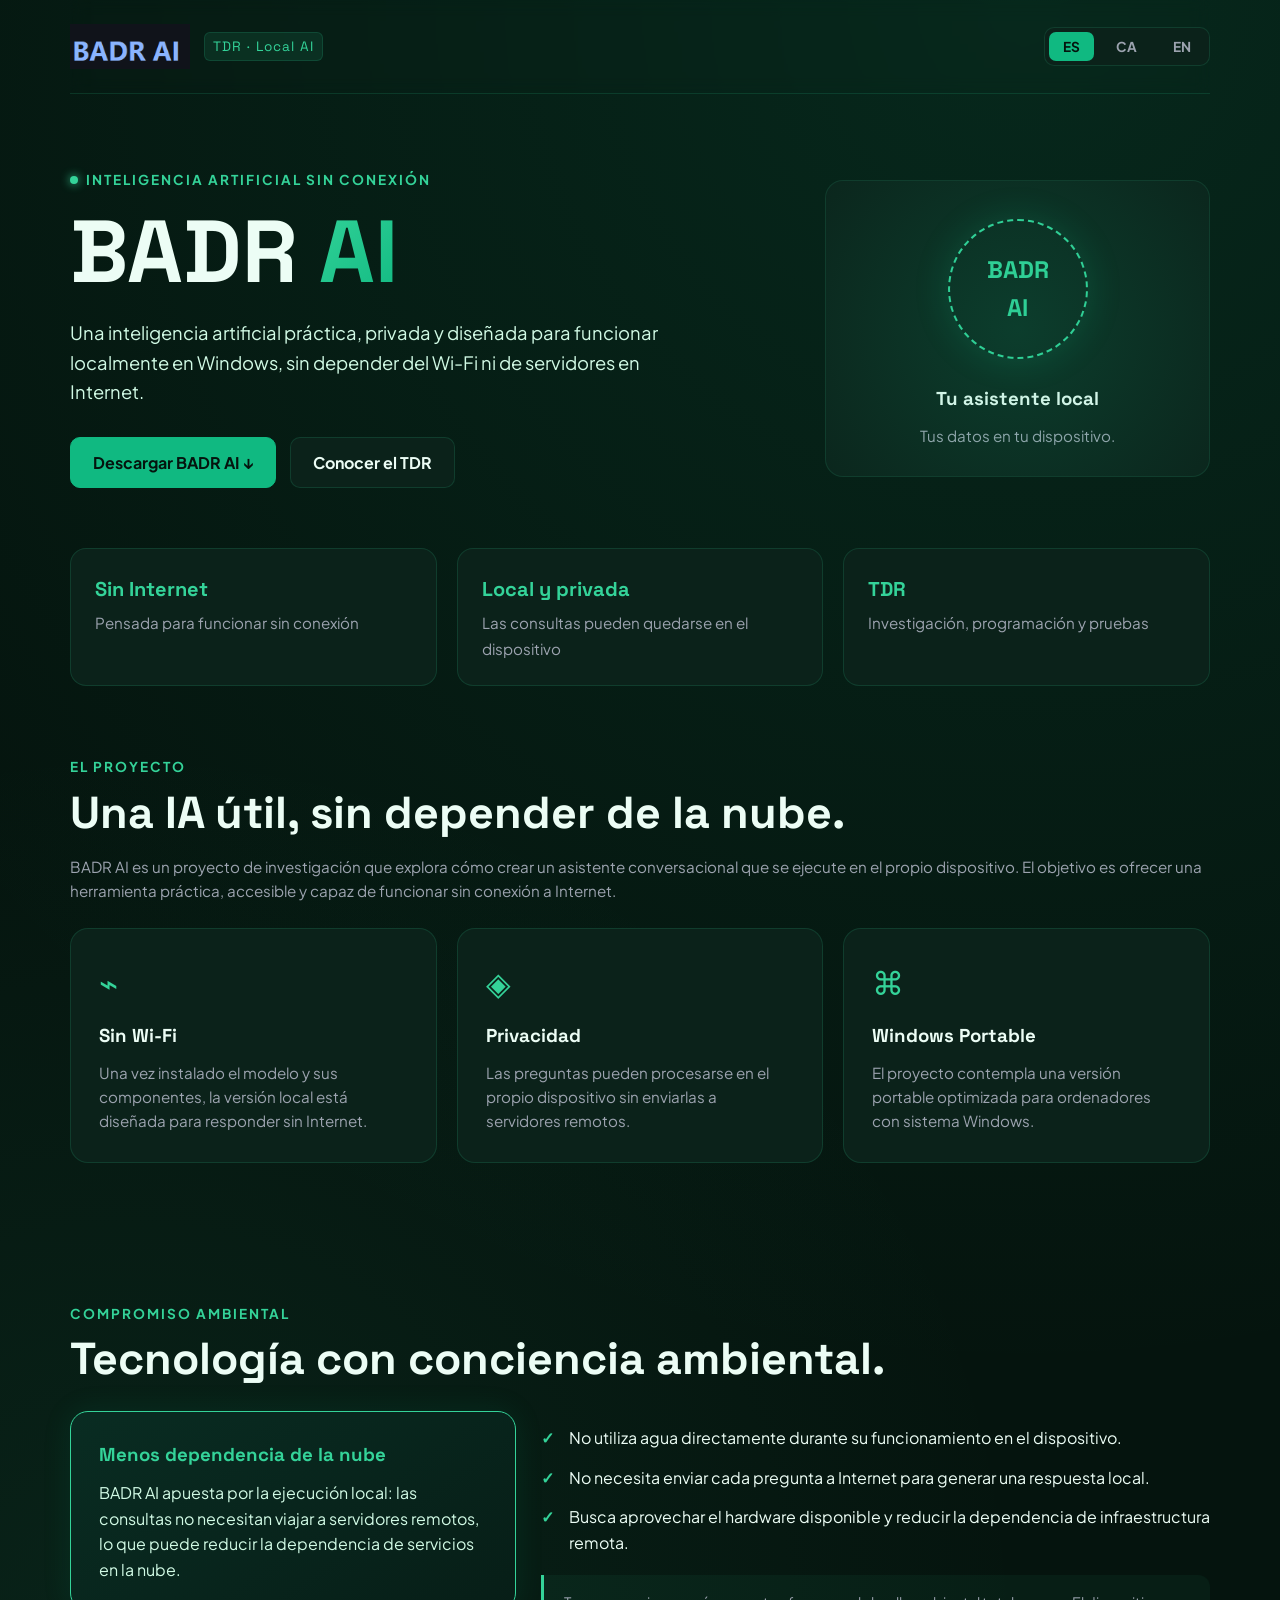
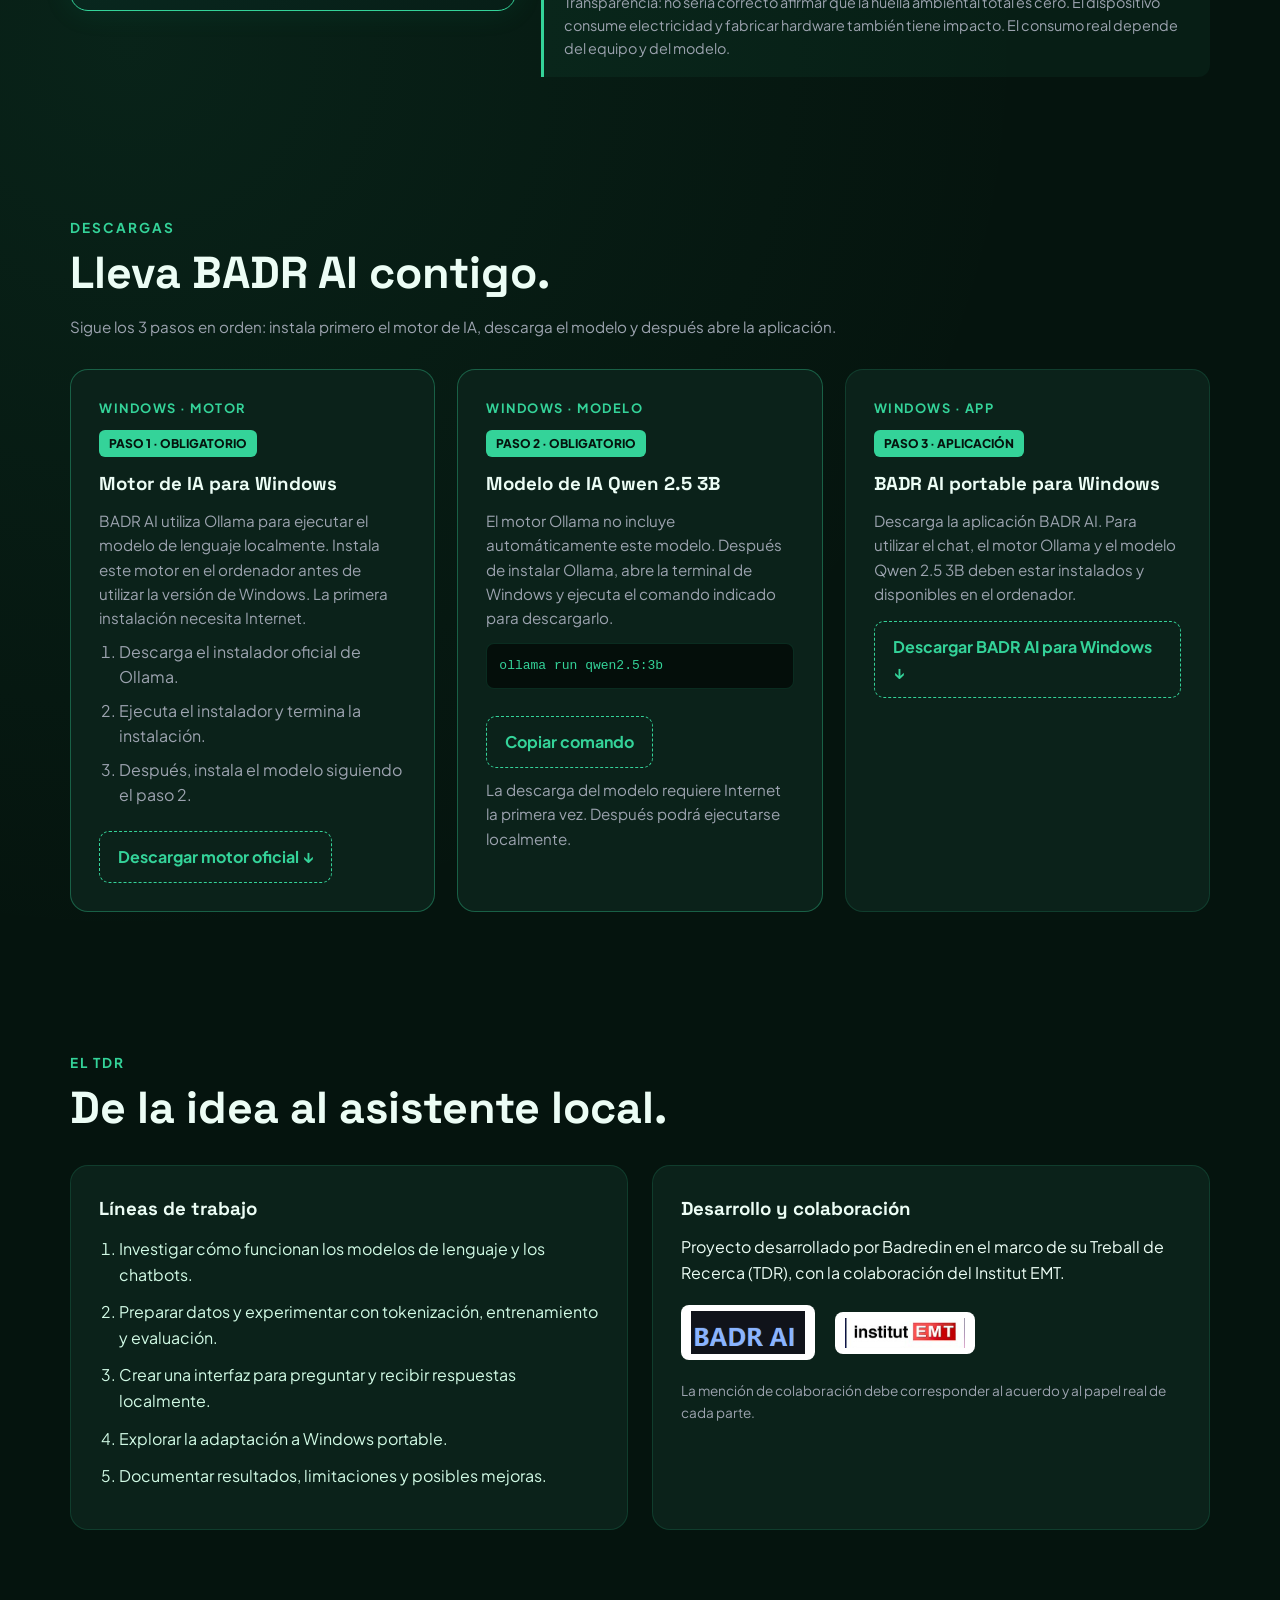
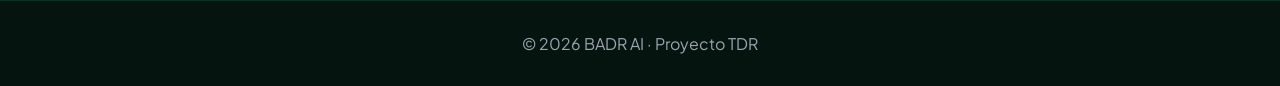
<file: index.html>
<!DOCTYPE html>
<html lang="es">
<head>
<meta charset="UTF-8">
<meta name="viewport" content="width=device-width, initial-scale=1.0">
<meta name="theme-color" content="#05140e">
<meta name="description" content="BADR AI: proyecto de inteligencia artificial local para Windows, diseñado para funcionar sin conexión a Internet.">
<title>BADR AI | Inteligencia artificial local</title>

<!-- Fonts -->
<link rel="preconnect" href="https://fonts.googleapis.com">
<link rel="preconnect" href="https://fonts.gstatic.com" crossorigin>
<link href="https://fonts.googleapis.com/css2?family=Plus+Jakarta+Sans:wght@400;600;700;800&family=Space+Grotesk:wght@500;700&display=swap" rel="stylesheet">

<style>
:root {
  --bg-dark: #05140e;
  --bg-card: #0b221a;
  --bg-card-hover: #102d23;
  --accent-green: #10b981;
  --accent-mint: #34d399;
  --accent-glow: rgba(16, 185, 129, 0.18);
  --border-color: rgba(52, 211, 153, 0.15);
  --border-hover: rgba(52, 211, 153, 0.4);
  --text-main: #ecfdf5;
  --text-muted: #9ca3af;
  --font-heading: 'Space Grotesk', sans-serif;
  --font-body: 'Plus Jakarta Sans', sans-serif;
}

* {
  box-sizing: border-box;
  margin: 0;
  padding: 0;
}

html {
  scroll-behavior: smooth;
}

body {
  background-color: var(--bg-dark);
  background-image: 
    radial-gradient(circle at 80% 0%, rgba(16, 185, 129, 0.12) 0%, transparent 40%),
    radial-gradient(circle at 10% 50%, rgba(52, 211, 153, 0.08) 0%, transparent 45%);
  color: var(--text-main);
  font-family: var(--font-body);
  line-height: 1.6;
}

.wrap {
  width: min(1140px, 92%);
  margin: auto;
}

/* HEADER */
header {
  display: flex;
  justify-content: space-between;
  align-items: center;
  padding: 24px 0;
  border-bottom: 1px solid var(--border-color);
  backdrop-filter: blur(8px);
}

.logo {
  display: flex;
  align-items: center;
  gap: 14px;
}

.logo img {
  max-width: 120px;
  max-height: 50px;
  object-fit: contain;
}

.logo-badge {
  color: var(--accent-mint);
  font-family: var(--font-heading);
  font-size: 0.85rem;
  letter-spacing: 1px;
  padding: 3px 8px;
  background: rgba(52, 211, 153, 0.1);
  border: 1px solid var(--border-color);
  border-radius: 6px;
}

.languages {
  display: flex;
  gap: 8px;
  background: var(--bg-card);
  padding: 4px;
  border-radius: 10px;
  border: 1px solid var(--border-color);
}

.languages button {
  padding: 6px 14px;
  border-radius: 7px;
  cursor: pointer;
  border: none;
  background: transparent;
  color: var(--text-muted);
  font-weight: 700;
  font-size: 0.85rem;
  transition: all 0.2s ease;
}

.languages button:hover {
  color: var(--text-main);
}

.languages button.active {
  background: var(--accent-green);
  color: #05140e;
}

/* BUTTONS */
button, .btn {
  display: inline-flex;
  align-items: center;
  gap: 8px;
  padding: 12px 22px;
  border-radius: 10px;
  cursor: pointer;
  border: 1px solid var(--border-color);
  background: var(--bg-card);
  color: var(--text-main);
  font-weight: 700;
  font-family: var(--font-body);
  text-decoration: none;
  transition: all 0.25s ease;
}

button:hover, .btn:hover {
  border-color: var(--accent-mint);
  transform: translateY(-2px);
  box-shadow: 0 4px 15px var(--accent-glow);
}

.btn.primary {
  background: var(--accent-green);
  color: #05140e;
  border-color: var(--accent-green);
}

.btn.primary:hover {
  background: var(--accent-mint);
  border-color: var(--accent-mint);
  color: #05140e;
}

/* HERO */
.hero {
  display: grid;
  grid-template-columns: 1.3fr 0.7fr;
  gap: 40px;
  align-items: center;
  padding: 75px 0 60px;
}

.eyebrow {
  color: var(--accent-mint);
  text-transform: uppercase;
  letter-spacing: 2px;
  font-size: 0.85rem;
  font-weight: 700;
  display: flex;
  align-items: center;
  gap: 8px;
  margin-bottom: 12px;
}

.eyebrow::before {
  content: '';
  display: inline-block;
  width: 8px;
  height: 8px;
  background: var(--accent-mint);
  border-radius: 50%;
  box-shadow: 0 0 10px var(--accent-mint);
}

h1 {
  font-family: var(--font-heading);
  font-size: clamp(3.2rem, 7vw, 5.5rem);
  line-height: 1.05;
  margin: 15px 0 20px;
}

h1 span {
  color: var(--accent-mint);
  background: linear-gradient(135deg, var(--accent-mint), var(--accent-green));
  -webkit-background-clip: text;
  -webkit-text-fill-color: transparent;
}

h2 {
  font-family: var(--font-heading);
  font-size: clamp(2rem, 4vw, 2.8rem);
  line-height: 1.2;
  margin-bottom: 15px;
}

h3 {
  font-family: var(--font-heading);
  margin-bottom: 10px;
}

.lead {
  font-size: 1.15rem;
  color: #d1fae5;
  max-width: 600px;
}

.actions {
  display: flex;
  gap: 14px;
  flex-wrap: wrap;
  margin-top: 30px;
}

.hero-card {
  background: var(--bg-card);
  border: 1px solid var(--border-color);
  border-radius: 20px;
  padding: 35px 25px;
  text-align: center;
  position: relative;
  overflow: hidden;
}

.hero-card::before {
  content: '';
  position: absolute;
  top: -50%;
  left: -50%;
  width: 200%;
  height: 200%;
  background: radial-gradient(circle, var(--accent-glow) 0%, transparent 60%);
  pointer-events: none;
}

.orbit {
  width: 140px;
  height: 140px;
  margin: 10px auto 25px;
  border: 2px dashed var(--accent-mint);
  border-radius: 50%;
  display: grid;
  place-items: center;
  color: var(--accent-mint);
  font-family: var(--font-heading);
  font-size: 1.5rem;
  font-weight: 700;
  box-shadow: 0 0 35px var(--accent-glow);
  animation: spin 25s linear infinite;
}

@keyframes spin {
  from { transform: rotate(0deg); }
  to { transform: rotate(360deg); }
}

/* CARDS & CONTAINERS */
.hero-card, .card, .download, .project-box {
  background: var(--bg-card);
  border: 1px solid var(--border-color);
  border-radius: 18px;
  padding: 28px;
  transition: border-color 0.3s ease, transform 0.3s ease;
}

.card:hover, .download:hover, .project-box:hover {
  border-color: var(--border-hover);
}

.stats, .cards {
  display: grid;
  grid-template-columns: repeat(3, 1fr);
  gap: 20px;
}

.stat {
  padding: 24px;
  background: var(--bg-card);
  border: 1px solid var(--border-color);
  border-radius: 16px;
}

.stat strong {
  display: block;
  color: var(--accent-mint);
  font-size: 1.25rem;
  font-family: var(--font-heading);
  margin-bottom: 5px;
}

.stat span, .muted, .card p, .download p {
  color: var(--text-muted);
  font-size: 0.95rem;
}

section {
  padding: 70px 0;
}

.kicker {
  color: var(--accent-mint);
  font-weight: 700;
  letter-spacing: 2px;
  text-transform: uppercase;
  font-size: 0.85rem;
  margin-bottom: 8px;
}

.icon {
  font-size: 2rem;
  color: var(--accent-mint);
  margin-bottom: 12px;
}

.eco {
  display: grid;
  grid-template-columns: 0.8fr 1.2fr;
  gap: 25px;
  align-items: start;
}

.eco-highlight {
  background: linear-gradient(145deg, #092c22, #071e17);
  border: 1px solid var(--accent-mint);
  border-radius: 18px;
  padding: 28px;
  box-shadow: 0 0 30px rgba(16, 185, 129, 0.1);
}

.eco-highlight h3 {
  color: var(--accent-mint);
}

.eco-highlight p {
  color: #d1fae5;
}

.eco-list {
  list-style: none;
  margin-bottom: 20px;
}

.eco-list li {
  margin: 14px 0;
  padding-left: 28px;
  position: relative;
  color: var(--text-main);
}

.eco-list li::before {
  content: '✓';
  position: absolute;
  left: 0;
  color: var(--accent-mint);
  font-weight: bold;
}

.note {
  padding: 16px 20px;
  border-left: 3px solid var(--accent-mint);
  background: rgba(52, 211, 153, 0.05);
  color: var(--text-muted);
  border-radius: 0 12px 12px 0;
  font-size: 0.9rem;
}

/* DOWNLOADS (3 PASOS WINDOWS) */
.downloads {
  display: grid;
  grid-template-columns: repeat(3, 1fr);
  gap: 22px;
  margin-top: 30px;
}

.download .platform {
  color: var(--accent-mint);
  font-weight: 700;
  letter-spacing: 1.5px;
  font-size: 0.8rem;
  margin-bottom: 10px;
}

.download-link {
  display: inline-block;
  padding: 12px 18px;
  border-radius: 10px;
  color: var(--accent-mint);
  border: 1px dashed var(--accent-mint);
  text-decoration: none;
  margin-top: 15px;
  font: inherit;
  font-weight: 700;
  cursor: pointer;
  background: transparent;
  transition: all 0.25s ease;
}

.download-link:hover {
  background: rgba(52, 211, 153, 0.12);
}

.download.required {
  border-color: rgba(52, 211, 153, 0.35);
}

.required-label {
  display: inline-block;
  color: #05140e;
  background: var(--accent-mint);
  padding: 4px 10px;
  border-radius: 6px;
  font-size: 0.75rem;
  font-weight: 800;
  margin-bottom: 12px;
}

code {
  display: block;
  background: #040e0a;
  padding: 12px;
  border-radius: 8px;
  border: 1px solid var(--border-color);
  color: var(--accent-mint);
  font-family: monospace;
  margin: 12px 0;
  word-break: break-all;
}

.install-steps {
  padding-left: 20px;
  color: var(--text-muted);
}

.install-steps li {
  margin: 8px 0;
}

/* PROJECT & FOOTER */
.project {
  display: grid;
  grid-template-columns: 1fr 1fr;
  gap: 24px;
  margin-top: 30px;
}

.steps {
  padding-left: 20px;
}

.steps li {
  margin: 12px 0;
  color: #d1fae5;
}

.partners {
  display: flex;
  align-items: center;
  gap: 20px;
  flex-wrap: wrap;
  margin: 20px 0;
}

.partners img {
  max-width: 140px;
  max-height: 55px;
  object-fit: contain;
  background: white;
  padding: 6px 10px;
  border-radius: 8px;
}

footer {
  border-top: 1px solid var(--border-color);
  padding: 30px 0;
  color: var(--text-muted);
  text-align: center;
}

a:focus-visible, button:focus-visible {
  outline: 2px solid var(--accent-mint);
  outline-offset: 4px;
}

/* RESPONSIVE */
@media(max-width: 950px) {
  .downloads {
    grid-template-columns: 1fr;
  }
}

@media(max-width: 850px) {
  .hero, .eco, .project {
    grid-template-columns: 1fr;
  }

  .stats, .cards {
    grid-template-columns: 1fr;
  }

  header {
    flex-direction: column;
    gap: 16px;
  }
}
</style>
</head>

<body>

<header class="wrap">
  <div class="logo">
    <img src="logo-badr.png" alt="BADR AI">
    <span class="logo-badge">TDR · Local AI</span>
  </div>

  <nav class="languages" aria-label="Seleccionar idioma">
    <button type="button" class="active" onclick="setLanguage('es')">ES</button>
    <button type="button" onclick="setLanguage('ca')">CA</button>
    <button type="button" onclick="setLanguage('en')">EN</button>
  </nav>
</header>

<main>
<div class="wrap">

  <!-- PRESENTACIÓN -->
  <section class="hero">
    <div>
      <div class="eyebrow"
        data-es="Inteligencia artificial sin conexión"
        data-ca="Intel·ligència artificial sense connexió"
        data-en="Artificial intelligence, offline">
        Inteligencia artificial sin conexión
      </div>

      <h1>BADR <span>AI</span></h1>

      <p class="lead"
        data-es="Una inteligencia artificial práctica, privada y diseñada para funcionar localmente en Windows, sin depender del Wi-Fi ni de servidores en Internet."
        data-ca="Una intel·ligència artificial pràctica i privada, dissenyada per funcionar localment a Windows, sense dependre del Wi-Fi ni de servidors a Internet."
        data-en="A practical, privacy-minded AI designed to run locally on Windows, without relying on Wi-Fi or internet servers.">
        Una inteligencia artificial práctica, privada y diseñada para funcionar localmente en Windows, sin depender del Wi-Fi ni de servidores en Internet.
      </p>

      <div class="actions">
        <a class="btn primary" href="#downloads"
          data-es="Descargar BADR AI ↓"
          data-ca="Descarregar BADR AI ↓"
          data-en="Get BADR AI ↓">
          Descargar BADR AI ↓
        </a>

        <a class="btn" href="#project"
          data-es="Conocer el TDR"
          data-ca="Conèixer el TDR"
          data-en="About the project">
          Conocer el TDR
        </a>
      </div>
    </div>

    <div class="hero-card">
      <div class="orbit">BADR<br>AI</div>

      <h3
        data-es="Tu asistente local"
        data-ca="El teu assistent local"
        data-en="Your local assistant">
        Tu asistente local
      </h3>

      <p class="muted"
        data-es="Tus datos en tu dispositivo."
        data-ca="Les teves dades al teu dispositiu."
        data-en="Your data stays on your device.">
        Tus datos en tu dispositivo.
      </p>
    </div>
  </section>

  <!-- CARACTERÍSTICAS -->
  <div class="stats">
    <div class="stat">
      <strong data-es="Sin Internet" data-ca="Sense Internet" data-en="No Internet">Sin Internet</strong>
      <span data-es="Pensada para funcionar sin conexión"
        data-ca="Pensada per funcionar sense connexió"
        data-en="Designed for offline use">
        Pensada para funcionar sin conexión
      </span>
    </div>

    <div class="stat">
      <strong data-es="Local y privada" data-ca="Local i privada" data-en="Local and private">Local y privada</strong>
      <span data-es="Las consultas pueden quedarse en el dispositivo"
        data-ca="Les consultes poden quedar al dispositiu"
        data-en="Queries can stay on the device">
        Las consultas pueden quedarse en el dispositivo
      </span>
    </div>

    <div class="stat">
      <strong>TDR</strong>
      <span data-es="Investigación, programación y pruebas"
        data-ca="Recerca, programació i proves"
        data-en="Research, programming and testing">
        Investigación, programación y pruebas
      </span>
    </div>
  </div>

  <!-- PROYECTO -->
  <section>
    <div class="kicker" data-es="El proyecto" data-ca="El projecte" data-en="The project">El proyecto</div>

    <h2
      data-es="Una IA útil, sin depender de la nube."
      data-ca="Una IA útil, sense dependre del núvol."
      data-en="Useful AI, without depending on the cloud.">
      Una IA útil, sin depender de la nube.
    </h2>

    <p class="muted"
      data-es="BADR AI es un proyecto de investigación que explora cómo crear un asistente conversacional que se ejecute en el propio dispositivo. El objetivo es ofrecer una herramienta práctica, accesible y capaz de funcionar sin conexión a Internet."
      data-ca="BADR AI és un projecte de recerca que explora com crear un assistent conversacional que s'executi al mateix dispositiu. L'objectiu és oferir una eina pràctica, accessible i capaç de funcionar sense connexió a Internet."
      data-en="BADR AI is a research project exploring how to build a conversational assistant that runs on the device itself. The goal is to offer a practical, accessible tool that works offline.">
      BADR AI es un proyecto de investigación que explora cómo crear un asistente conversacional que se ejecute en el propio dispositivo. El objetivo es ofrecer una herramienta práctica, accesible y capaz de funcionar sin conexión a Internet.
    </p>

    <div class="cards" style="margin-top: 25px;">
      <article class="card">
        <div class="icon">⌁</div>
        <h3 data-es="Sin Wi-Fi" data-ca="Sense Wi-Fi" data-en="No Wi-Fi">Sin Wi-Fi</h3>
        <p
          data-es="Una vez instalado el modelo y sus componentes, la versión local está diseñada para responder sin Internet."
          data-ca="Un cop instal·lats el model i els components, la versió local està dissenyada per respondre sense Internet."
          data-en="Once the model and required components are installed, the local version is designed to answer without internet.">
          Una vez instalado el modelo y sus componentes, la versión local está diseñada para responder sin Internet.
        </p>
      </article>

      <article class="card">
        <div class="icon">◈</div>
        <h3 data-es="Privacidad" data-ca="Privacitat" data-en="Privacy">Privacidad</h3>
        <p
          data-es="Las preguntas pueden procesarse en el propio dispositivo sin enviarlas a servidores remotos."
          data-ca="Les preguntes es poden processar al mateix dispositiu sense enviar-les a servidors remots."
          data-en="Questions can be processed on the device without sending them to remote servers.">
          Las preguntas pueden procesarse en el propio dispositivo sin enviarlas a servidores remotos.
        </p>
      </article>

      <article class="card">
        <div class="icon">⌘</div>
        <h3 data-es="Windows Portable" data-ca="Windows Portable" data-en="Windows Portable">Windows Portable</h3>
        <p
          data-es="El proyecto contempla una versión portable optimizada para ordenadores con sistema Windows."
          data-ca="El projecte preveu una versió portable optimitzada per a ordinadors amb sistema Windows."
          data-en="The project plans a portable version optimized for Windows computers.">
          El proyecto contempla una versión portable optimizada para ordenadores con sistema Windows.
        </p>
      </article>
    </div>
  </section>

  <!-- COMPROMISO AMBIENTAL -->
  <section>
    <div class="kicker"
      data-es="Compromiso ambiental"
      data-ca="Compromís ambiental"
      data-en="Environmental commitment">
      Compromiso ambiental
    </div>

    <h2
      data-es="Tecnología con conciencia ambiental."
      data-ca="Tecnologia amb consciència ambiental."
      data-en="Environmentally conscious technology.">
      Tecnología con conciencia ambiental.
    </h2>

    <div class="eco" style="margin-top: 25px;">
      <div class="eco-highlight">
        <h3
          data-es="Menos dependencia de la nube"
          data-ca="Menys dependència del núvol"
          data-en="Less reliance on the cloud">
          Menos dependencia de la nube
        </h3>

        <p
          data-es="BADR AI apuesta por la ejecución local: las consultas no necesitan viajar a servidores remotos, lo que puede reducir la dependencia de servicios en la nube."
          data-ca="BADR AI aposta per l'execució local: les consultes no han de viatjar a servidors remots, fet que pot reduir la dependència dels serveis al núvol."
          data-en="BADR AI focuses on local execution: queries do not need to travel to remote servers, which may reduce reliance on cloud services.">
          BADR AI apuesta por la ejecución local: las consultas no necesitan viajar a servidores remotos, lo que puede reducir la dependencia de servicios en la nube.
        </p>
      </div>

      <div>
        <ul class="eco-list">
          <li
            data-es="No utiliza agua directamente durante su funcionamiento en el dispositivo."
            data-ca="No utilitza aigua directament durant el funcionament al dispositiu."
            data-en="It does not directly use water while running on the device.">
            No utiliza agua directamente durante su funcionamiento en el dispositivo.
          </li>

          <li
            data-es="No necesita enviar cada pregunta a Internet para generar una respuesta local."
            data-ca="No necessita enviar cada pregunta a Internet per generar una resposta local."
            data-en="It does not need to send every question over the internet to generate a local answer.">
            No necesita enviar cada pregunta a Internet para generar una respuesta local.
          </li>

          <li
            data-es="Busca aprovechar el hardware disponible y reducir la dependencia de infraestructura remota."
            data-ca="Busca aprofitar el maquinari disponible i reduir la dependència d'infraestructura remota."
            data-en="It aims to use available hardware and reduce reliance on remote infrastructure.">
            Busca aprovechar el hardware disponible y reducir la dependencia de infraestructura remota.
          </li>
        </ul>

        <p class="note"
          data-es="Transparencia: no sería correcto afirmar que la huella ambiental total es cero. El dispositivo consume electricidad y fabricar hardware también tiene impacto. El consumo real depende del equipo y del modelo."
          data-ca="Transparència: no seria correcte afirmar que la petjada ambiental total és zero. El dispositiu consumeix electricitat i fabricar maquinari també té impacte. El consum real depèn de l'equip i del model."
          data-en="Transparency: it would not be accurate to claim the total environmental footprint is zero. The device uses electricity, and hardware manufacturing also has an impact.">
          Transparencia: no sería correcto afirmar que la huella ambiental total es cero. El dispositivo consume electricidad y fabricar hardware también tiene impacto. El consumo real depende del equipo y del modelo.
        </p>
      </div>
    </div>
  </section>

  <!-- DESCARGAS (PASOS PARA WINDOWS) -->
  <section id="downloads">
    <div class="kicker" data-es="Descargas" data-ca="Descàrregues" data-en="Downloads">Descargas</div>

    <h2
      data-es="Lleva BADR AI contigo."
      data-ca="Emporta't BADR AI."
      data-en="Take BADR AI with you.">
      Lleva BADR AI contigo.
    </h2>

    <p class="muted"
      data-es="Sigue los 3 pasos en orden: instala primero el motor de IA, descarga el modelo y después abre la aplicación."
      data-ca="Segueix els 3 passos en ordre: instal·la primer el motor d'IA, descarrega el model i després obre l'aplicació."
      data-en="Follow the 3 steps in order: install the AI engine first, download the model, and then open the app.">
      Sigue los 3 pasos en orden: instala primero el motor de IA, descarga el modelo y después abre la aplicación.
    </p>

    <div class="downloads">

      <!-- PASO 1: MOTOR WINDOWS -->
      <article class="download required">
        <div class="platform">WINDOWS · MOTOR</div>

        <div class="required-label"
          data-es="PASO 1 · OBLIGATORIO"
          data-ca="PAS 1 · OBLIGATORI"
          data-en="STEP 1 · REQUIRED">
          PASO 1 · OBLIGATORIO
        </div>

        <h3
          data-es="Motor de IA para Windows"
          data-ca="Motor d'IA per a Windows"
          data-en="Windows AI engine">
          Motor de IA para Windows
        </h3>

        <p
          data-es="BADR AI utiliza Ollama para ejecutar el modelo de lenguaje localmente. Instala este motor en el ordenador antes de utilizar la versión de Windows. La primera instalación necesita Internet."
          data-ca="BADR AI utilitza Ollama per executar el model de llenguatge localment. Instal·la aquest motor a l'ordinador abans d'utilitzar la versió de Windows. La primera instal·lació necessita Internet."
          data-en="BADR AI uses Ollama to run the language model locally. Install this engine on your computer before using the Windows version. Internet is needed for the initial installation.">
          BADR AI utiliza Ollama para ejecutar el modelo de lenguaje localmente. Instala este motor en el ordenador antes de utilizar la versión de Windows. La primera instalación necesita Internet.
        </p>

        <ol class="install-steps">
          <li
            data-es="Descarga el instalador oficial de Ollama."
            data-ca="Descarrega l'instal·lador oficial d'Ollama."
            data-en="Download the official Ollama installer.">
            Descarga el instalador oficial de Ollama.
          </li>

          <li
            data-es="Ejecuta el instalador y termina la instalación."
            data-ca="Executa l'instal·lador i completa la instal·lació."
            data-en="Run the installer and complete setup.">
            Ejecuta el instalador y termina la instalación.
          </li>

          <li
            data-es="Después, instala el modelo siguiendo el paso 2."
            data-ca="Després, instal·la el model seguint el pas 2."
            data-en="Then install the model by following step 2.">
            Después, instala el modelo siguiendo el paso 2.
          </li>
        </ol>

        <a class="download-link"
          href="https://ollama.com/download/windows"
          target="_blank"
          rel="noopener noreferrer"
          data-es="Descargar motor oficial ↓"
          data-ca="Descarregar motor oficial ↓"
          data-en="Download official engine ↓">
          Descargar motor oficial ↓
        </a>
      </article>

      <!-- PASO 2: MODELO WINDOWS -->
      <article class="download required">
        <div class="platform">WINDOWS · MODELO</div>

        <div class="required-label"
          data-es="PASO 2 · OBLIGATORIO"
          data-ca="PAS 2 · OBLIGATORI"
          data-en="STEP 2 · REQUIRED">
          PASO 2 · OBLIGATORIO
        </div>

        <h3
          data-es="Modelo de IA Qwen 2.5 3B"
          data-ca="Model d'IA Qwen 2.5 3B"
          data-en="Qwen 2.5 3B AI model">
          Modelo de IA Qwen 2.5 3B
        </h3>

        <p
          data-es="El motor Ollama no incluye automáticamente este modelo. Después de instalar Ollama, abre la terminal de Windows y ejecuta el comando indicado para descargarlo."
          data-ca="Ollama no inclou automàticament aquest model. Després d'instal·lar Ollama, obre el terminal de Windows i executa l'ordre indicada per descarregar-lo."
          data-en="Ollama does not automatically include this model. After installing Ollama, open Windows Terminal and run the command below to download it.">
          El motor Ollama no incluye automáticamente este modelo. Después de instalar Ollama, abre la terminal de Windows y ejecuta el comando indicado para descargarlo.
        </p>

        <code>ollama run qwen2.5:3b</code>

        <button type="button"
          class="download-link"
          onclick="copyModelCommand()"
          data-es="Copiar comando"
          data-ca="Copiar ordre"
          data-en="Copy command">
          Copiar comando
        </button>

        <p class="muted" style="margin-top: 10px;"
          data-es="La descarga del modelo requiere Internet la primera vez. Después podrá ejecutarse localmente."
          data-ca="La descàrrega del model necessita Internet la primera vegada. Després es podrà executar localment."
          data-en="The model requires internet for its first download. After that, it can run locally.">
          La descarga del modelo requiere Internet la primera vez. Después podrá ejecutarse localmente.
        </p>
      </article>

      <!-- PASO 3: APLICACIÓN WINDOWS -->
      <article class="download">
        <div class="platform">WINDOWS · APP</div>

        <div class="required-label"
          data-es="PASO 3 · APLICACIÓN"
          data-ca="PAS 3 · APLICACIÓ"
          data-en="STEP 3 · APPLICATION">
          PASO 3 · APLICACIÓN
        </div>

        <h3
          data-es="BADR AI portable para Windows"
          data-ca="BADR AI portable per a Windows"
          data-en="BADR AI portable for Windows">
          BADR AI portable para Windows
        </h3>

        <p
          data-es="Descarga la aplicación BADR AI. Para utilizar el chat, el motor Ollama y el modelo Qwen 2.5 3B deben estar instalados y disponibles en el ordenador."
          data-ca="Descarrega l'aplicació BADR AI. Per utilitzar el xat, el motor Ollama i el model Qwen 2.5 3B han d'estar instal·lats i disponibles a l'ordinador."
          data-en="Download the BADR AI application. To use the chat, Ollama and the Qwen 2.5 3B model must be installed and available on the computer.">
          Descarga la aplicación BADR AI. Para utilizar el chat, el motor Ollama y el modelo Qwen 2.5 3B deben estar instalados y disponibles en el ordenador.
        </p>

        <a class="download-link"
          href="https://mega.nz/file/Qz5j1DzZ#C9ZQufvOX5ZrPXyf39hyaAFemdeCzNA8YO1PF65XzTs"
          target="_blank"
          rel="noopener noreferrer"
          data-es="Descargar BADR AI para Windows ↓"
          data-ca="Descarregar BADR AI per a Windows ↓"
          data-en="Download BADR AI for Windows ↓">
          Descargar BADR AI para Windows ↓
        </a>
      </article>

    </div>
  </section>

  <!-- TDR -->
  <section id="project">
    <div class="kicker" data-es="El TDR" data-ca="El TDR" data-en="The research project">El TDR</div>

    <h2
      data-es="De la idea al asistente local."
      data-ca="De la idea a l'assistent local."
      data-en="From idea to local assistant.">
      De la idea al asistente local.
    </h2>

    <div class="project">
      <div class="project-box">
        <h3
          data-es="Líneas de trabajo"
          data-ca="Línies de treball"
          data-en="Work areas">
          Líneas de trabajo
        </h3>

        <ol class="steps">
          <li
            data-es="Investigar cómo funcionan los modelos de lenguaje y los chatbots."
            data-ca="Investigar com funcionen els models de llenguatge i els xatbots."
            data-en="Research how language models and chatbots work.">
            Investigar cómo funcionan los modelos de lenguaje y los chatbots.
          </li>

          <li
            data-es="Preparar datos y experimentar con tokenización, entrenamiento y evaluación."
            data-ca="Preparar dades i experimentar amb tokenització, entrenament i avaluació."
            data-en="Prepare data and experiment with tokenisation, training and evaluation.">
            Preparar datos y experimentar con tokenización, entrenamiento y evaluación.
          </li>

          <li
            data-es="Crear una interfaz para preguntar y recibir respuestas localmente."
            data-ca="Crear una interfície per preguntar i rebre respostes localment."
            data-en="Build an interface for asking questions and receiving local responses.">
            Crear una interfaz para preguntar y recibir respuestas localmente.
          </li>

          <li
            data-es="Explorar la adaptación a Windows portable."
            data-ca="Explorar l'adaptació a Windows portable."
            data-en="Explore portable Windows versions.">
            Explorar la adaptación a Windows portable.
          </li>

          <li
            data-es="Documentar resultados, limitaciones y posibles mejoras."
            data-ca="Documentar resultats, limitacions i possibles millores."
            data-en="Document results, limitations and possible improvements.">
            Documentar resultados, limitaciones y posibles mejoras.
          </li>
        </ol>
      </div>

      <div class="project-box">
        <h3
          data-es="Desarrollo y colaboración"
          data-ca="Desenvolupament i col·laboració"
          data-en="Development and collaboration">
          Desarrollo y colaboración
        </h3>

        <p
          data-es="Proyecto desarrollado por Badredin en el marco de su Treball de Recerca (TDR), con la colaboración del Institut EMT."
          data-ca="Projecte desenvolupat per Badredin en el marc del seu Treball de Recerca (TDR), amb la col·laboració de l'Institut EMT."
          data-en="A project developed by Badredin as part of his research project (TDR), in collaboration with Institut EMT.">
          Proyecto desarrollado por Badredin en el marco de su Treball de Recerca (TDR), con la colaboración del Institut EMT.
        </p>

        <div class="partners">
          <img src="logo-badr.png" alt="BADR AI">
          <img src="logo-emt.png" alt="Institut EMT">
        </div>

        <p class="muted" style="font-size:.85rem"
          data-es="La mención de colaboración debe corresponder al acuerdo y al papel real de cada parte."
          data-ca="La menció de col·laboració ha de correspondre a l'acord i al paper real de cada part."
          data-en="The collaboration statement should reflect the actual agreement and role of each party.">
          La mención de colaboración debe corresponder al acuerdo y al papel real de cada parte.
        </p>
      </div>
    </div>
  </section>

</div>
</main>

<!-- PIE DE PÁGINA -->
<footer>
  <div class="wrap">
    © <span id="year"></span> BADR AI ·
    <span
      data-es="Proyecto TDR"
      data-ca="Projecte TDR"
      data-en="Research project">
      Proyecto TDR
    </span>
  </div>
</footer>

<script>
"use strict";

// Cambiar entre español, catalán e inglés.
function setLanguage(lang) {
  if (!["es", "ca", "en"].includes(lang)) {
    lang = "es";
  }

  document.documentElement.lang = lang;

  document.querySelectorAll("[data-" + lang + "]").forEach(function(el) {
    el.textContent = el.getAttribute("data-" + lang);
  });

  document.querySelectorAll(".languages button").forEach(function(btn) {
    btn.classList.toggle(
      "active",
      btn.textContent.trim().toLowerCase() === lang
    );
  });
}

// Copiar el comando de instalación del modelo para Windows.
async function copyModelCommand() {
  const command = "ollama run qwen2.5:3b";
  const lang = document.documentElement.lang;

  const messages = {
    es: "Comando copiado. Pégalo en la terminal de Windows.",
    ca: "Ordre copiada. Enganxa-la al terminal de Windows.",
    en: "Command copied. Paste it into Windows Terminal."
  };

  try {
    await navigator.clipboard.writeText(command);
    alert(messages[lang] || messages.es);
  } catch (error) {
    window.prompt(
      lang === "ca" ? "Copia aquesta ordre:" :
      lang === "en" ? "Copy this command:" :
      "Copia este comando:",
      command
    );
  }
}

// Año automático en el pie de página.
document.getElementById("year").textContent = new Date().getFullYear();
</script>

</body>
</html>
</file>
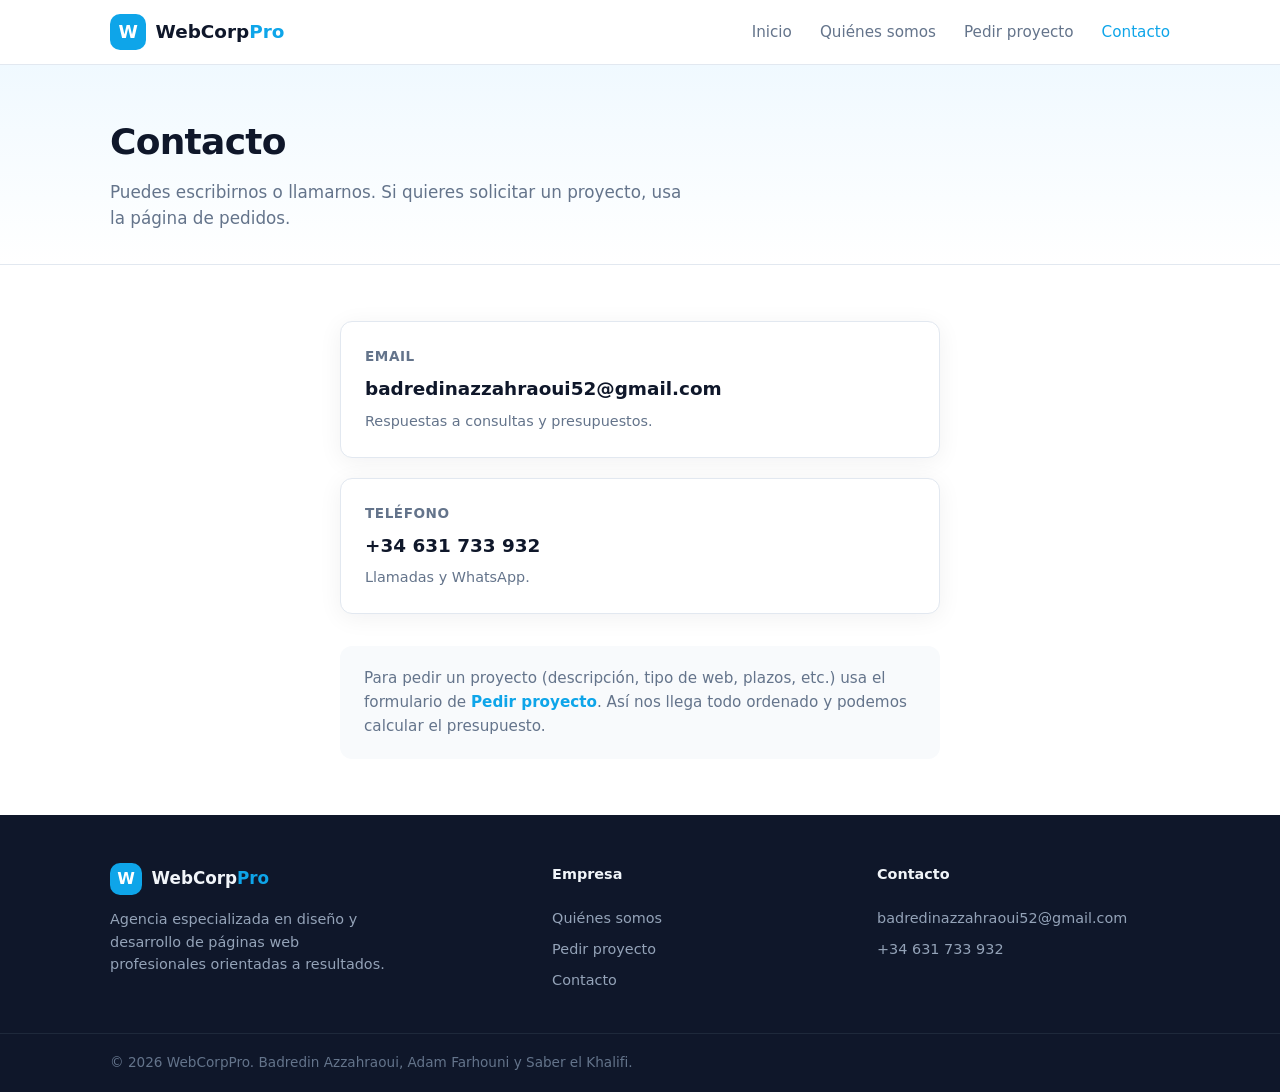
<file: contacto.html>
<!DOCTYPE html>
<html lang="es">
<head>
  <meta charset="UTF-8">
  <meta name="viewport" content="width=device-width, initial-scale=1.0">
  <meta name="description" content="Contacto WebCorpPro — Teléfono y email.">
  <title>Contacto | WebCorpPro</title>
  <link rel="stylesheet" href="styles.css">
  <link rel="icon" href="data:image/svg+xml,<svg xmlns='http://www.w3.org/2000/svg' viewBox='0 0 100 100'><rect width='100' height='100' rx='18' fill='%230ea5e9'/><text x='50' y='68' font-size='48' font-family='system-ui,sans-serif' font-weight='700' fill='white' text-anchor='middle'>W</text></svg>">
</head>
<body>
  <header class="header">
    <div class="container header-inner">
      <a href="index.html" class="logo" aria-label="WebCorpPro inicio">
        <span class="logo-mark">W</span>
        <span class="logo-text">WebCorp<span>Pro</span></span>
      </a>
      <nav class="nav" id="nav">
        <a href="index.html">Inicio</a>
        <a href="nosotros.html">Quiénes somos</a>
        <a href="pedido.html">Pedir proyecto</a>
        <a href="contacto.html" class="active">Contacto</a>
      </nav>
      <button class="nav-toggle" id="navToggle" aria-label="Abrir menú">
        <span></span><span></span><span></span>
      </button>
    </div>
  </header>

  <section class="page-hero">
    <div class="container">
      <h1>Contacto</h1>
      <p>Puedes escribirnos o llamarnos. Si quieres solicitar un proyecto, usa la página de pedidos.</p>
    </div>
  </section>

  <section class="section">
    <div class="container contact-page">
      <div class="contact-cards">
        <article class="contact-card">
          <h3>Email</h3>
          <a href="mailto:badredinazzahraoui52@gmail.com">badredinazzahraoui52@gmail.com</a>
          <p>Respuestas a consultas y presupuestos.</p>
        </article>
        <article class="contact-card">
          <h3>Teléfono</h3>
          <a href="tel:+34631733932">+34 631 733 932</a>
          <p>Llamadas y WhatsApp.</p>
        </article>
      </div>

      <div class="contact-note">
        <p>Para pedir un proyecto (descripción, tipo de web, plazos, etc.) usa el formulario de <a href="pedido.html">Pedir proyecto</a>. Así nos llega todo ordenado y podemos calcular el presupuesto.</p>
      </div>
    </div>
  </section>

  <footer class="footer">
    <div class="container footer-inner">
      <div class="footer-brand">
        <a href="index.html" class="logo logo-footer">
          <span class="logo-mark">W</span>
          <span class="logo-text">WebCorp<span>Pro</span></span>
        </a>
        <p>Agencia especializada en diseño y desarrollo de páginas web profesionales orientadas a resultados.</p>
      </div>
      <div class="footer-links">
        <h4>Empresa</h4>
        <a href="nosotros.html">Quiénes somos</a>
        <a href="pedido.html">Pedir proyecto</a>
        <a href="contacto.html">Contacto</a>
      </div>
      <div class="footer-contact">
        <h4>Contacto</h4>
        <a href="mailto:badredinazzahraoui52@gmail.com">badredinazzahraoui52@gmail.com</a>
        <a href="tel:+34631733932">+34 631 733 932</a>
      </div>
    </div>
    <div class="footer-bottom">
      <div class="container">
        <p>© <span class="year"></span> WebCorpPro. Badredin Azzahraoui, Adam Farhouni y Saber el Khalifi.</p>
      </div>
    </div>
  </footer>

  <script src="script.js"></script>
</body>
</html>
</file>
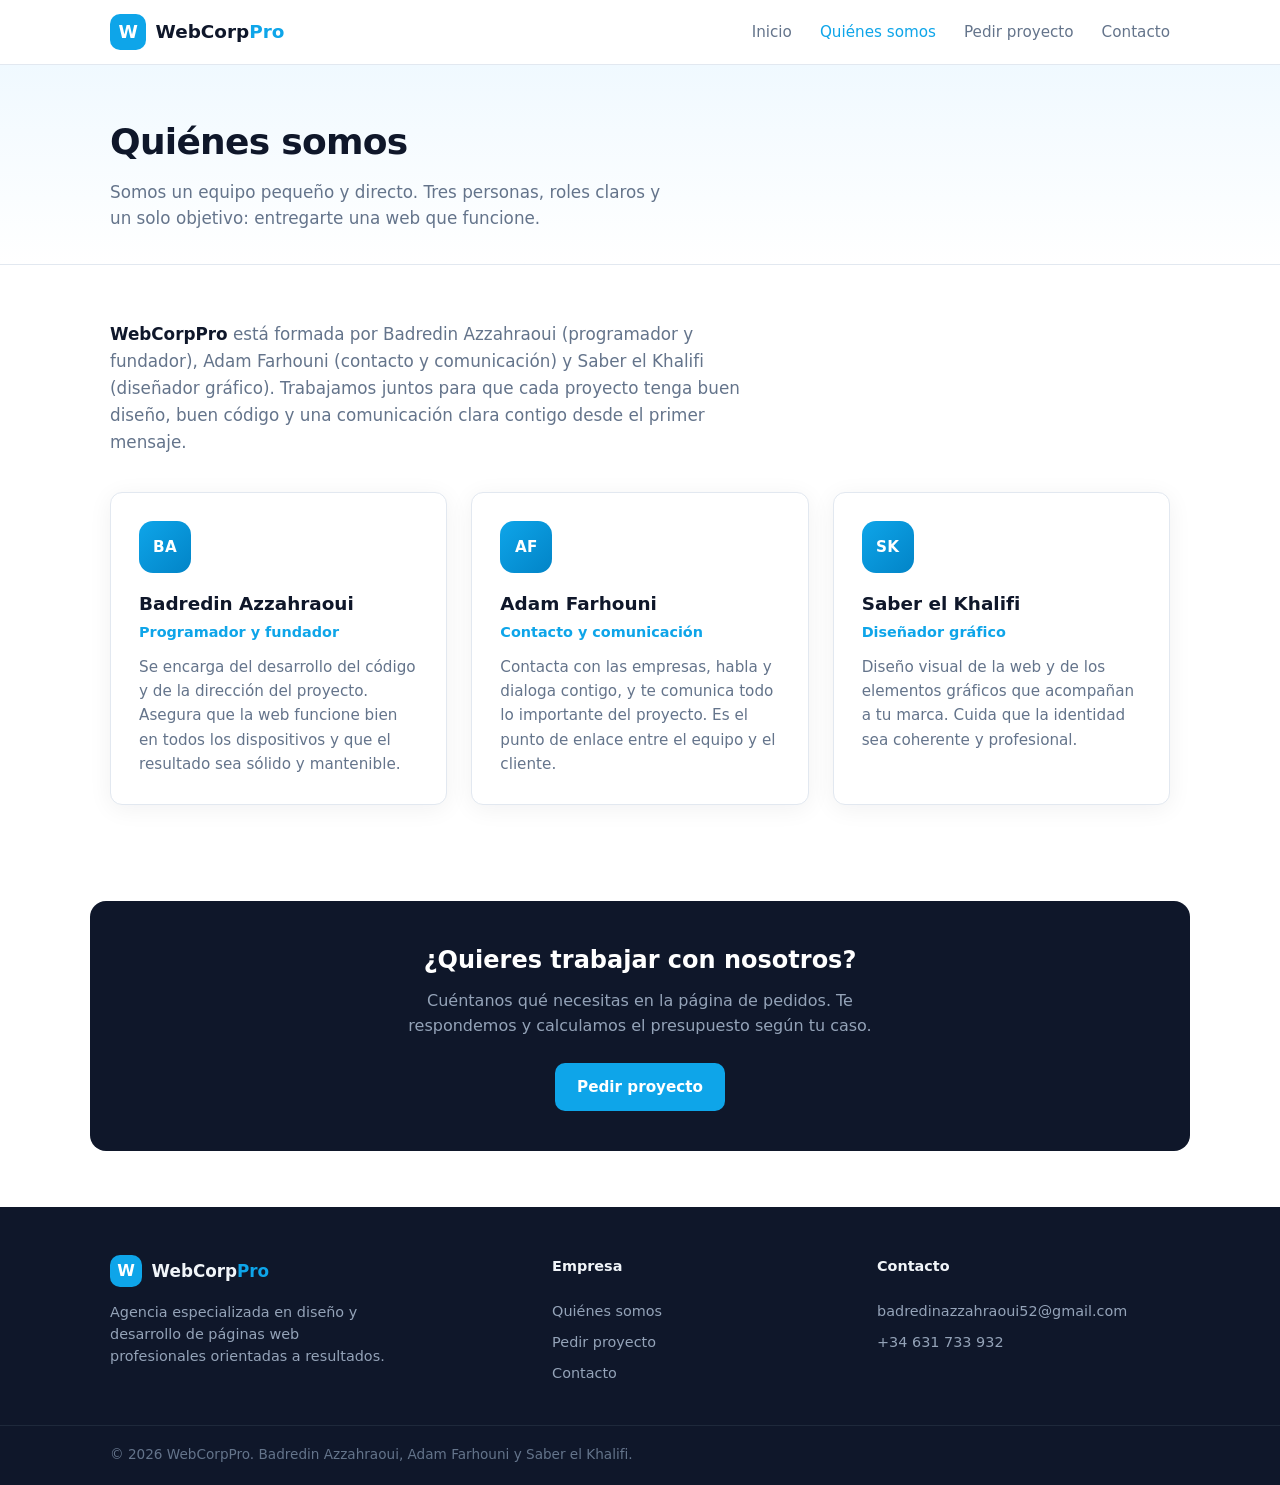
<file: nosotros.html>
<!DOCTYPE html>
<html lang="es">
<head>
  <meta charset="UTF-8">
  <meta name="viewport" content="width=device-width, initial-scale=1.0">
  <meta name="description" content="Quiénes somos — WebCorpPro. Badredin Azzahraoui, Adam Farhouni y Saber el Khalifi.">
  <title>Quiénes somos | WebCorpPro</title>
  <link rel="stylesheet" href="styles.css">
  <link rel="icon" href="data:image/svg+xml,<svg xmlns='http://www.w3.org/2000/svg' viewBox='0 0 100 100'><rect width='100' height='100' rx='18' fill='%230ea5e9'/><text x='50' y='68' font-size='48' font-family='system-ui,sans-serif' font-weight='700' fill='white' text-anchor='middle'>W</text></svg>">
</head>
<body>
  <header class="header">
    <div class="container header-inner">
      <a href="index.html" class="logo" aria-label="WebCorpPro inicio">
        <span class="logo-mark">W</span>
        <span class="logo-text">WebCorp<span>Pro</span></span>
      </a>
      <nav class="nav" id="nav">
        <a href="index.html">Inicio</a>
        <a href="nosotros.html" class="active">Quiénes somos</a>
        <a href="pedido.html">Pedir proyecto</a>
        <a href="contacto.html">Contacto</a>
      </nav>
      <button class="nav-toggle" id="navToggle" aria-label="Abrir menú">
        <span></span><span></span><span></span>
      </button>
    </div>
  </header>

  <section class="page-hero">
    <div class="container">
      <h1>Quiénes somos</h1>
      <p>Somos un equipo pequeño y directo. Tres personas, roles claros y un solo objetivo: entregarte una web que funcione.</p>
    </div>
  </section>

  <section class="section">
    <div class="container">
      <div class="about-intro">
        <p><strong>WebCorpPro</strong> está formada por Badredin Azzahraoui (programador y fundador), Adam Farhouni (contacto y comunicación) y Saber el Khalifi (diseñador gráfico). Trabajamos juntos para que cada proyecto tenga buen diseño, buen código y una comunicación clara contigo desde el primer mensaje.</p>
      </div>

      <div class="team team-page">
        <article class="team-card">
          <div class="team-avatar">BA</div>
          <h3>Badredin Azzahraoui</h3>
          <p class="team-role">Programador y fundador</p>
          <p>Se encarga del desarrollo del código y de la dirección del proyecto. Asegura que la web funcione bien en todos los dispositivos y que el resultado sea sólido y mantenible.</p>
        </article>
        <article class="team-card">
          <div class="team-avatar">AF</div>
          <h3>Adam Farhouni</h3>
          <p class="team-role">Contacto y comunicación</p>
          <p>Contacta con las empresas, habla y dialoga contigo, y te comunica todo lo importante del proyecto. Es el punto de enlace entre el equipo y el cliente.</p>
        </article>
        <article class="team-card">
          <div class="team-avatar">SK</div>
          <h3>Saber el Khalifi</h3>
          <p class="team-role">Diseñador gráfico</p>
          <p>Diseño visual de la web y de los elementos gráficos que acompañan a tu marca. Cuida que la identidad sea coherente y profesional.</p>
        </article>
      </div>
    </div>
  </section>

  <section class="section section-cta">
    <div class="container cta-box">
      <h2>¿Quieres trabajar con nosotros?</h2>
      <p>Cuéntanos qué necesitas en la página de pedidos. Te respondemos y calculamos el presupuesto según tu caso.</p>
      <a href="pedido.html" class="btn btn-primary">Pedir proyecto</a>
    </div>
  </section>

  <footer class="footer">
    <div class="container footer-inner">
      <div class="footer-brand">
        <a href="index.html" class="logo logo-footer">
          <span class="logo-mark">W</span>
          <span class="logo-text">WebCorp<span>Pro</span></span>
        </a>
        <p>Agencia especializada en diseño y desarrollo de páginas web profesionales orientadas a resultados.</p>
      </div>
      <div class="footer-links">
        <h4>Empresa</h4>
        <a href="nosotros.html">Quiénes somos</a>
        <a href="pedido.html">Pedir proyecto</a>
        <a href="contacto.html">Contacto</a>
      </div>
      <div class="footer-contact">
        <h4>Contacto</h4>
        <a href="mailto:badredinazzahraoui52@gmail.com">badredinazzahraoui52@gmail.com</a>
        <a href="tel:+34631733932">+34 631 733 932</a>
      </div>
    </div>
    <div class="footer-bottom">
      <div class="container">
        <p>© <span class="year"></span> WebCorpPro. Badredin Azzahraoui, Adam Farhouni y Saber el Khalifi.</p>
      </div>
    </div>
  </footer>

  <script src="script.js"></script>
</body>
</html>
</file>
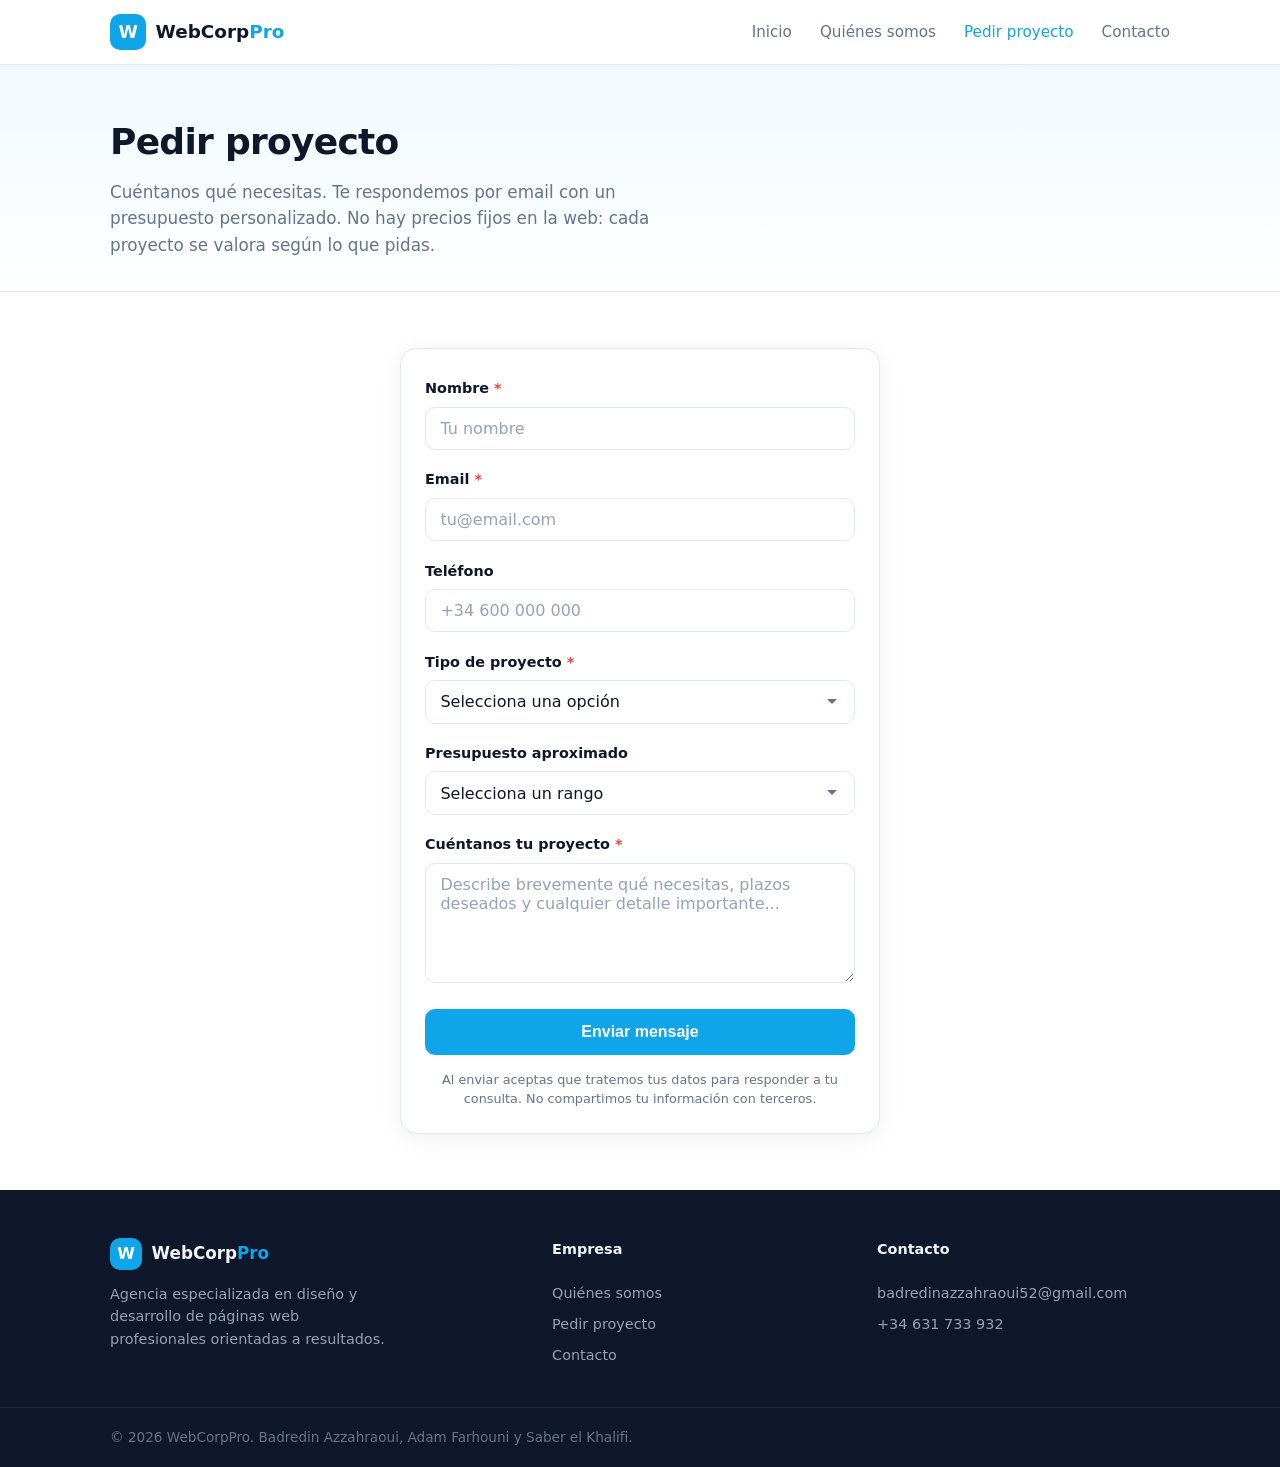
<file: pedido.html>
<!DOCTYPE html>
<html lang="es">
<head>
  <meta charset="UTF-8">
  <meta name="viewport" content="width=device-width, initial-scale=1.0">
  <meta name="description" content="Pedir proyecto — WebCorpPro. Formulario de solicitud.">
  <title>Pedir proyecto | WebCorpPro</title>
  <link rel="stylesheet" href="styles.css">
  <link rel="icon" href="data:image/svg+xml,<svg xmlns='http://www.w3.org/2000/svg' viewBox='0 0 100 100'><rect width='100' height='100' rx='18' fill='%230ea5e9'/><text x='50' y='68' font-size='48' font-family='system-ui,sans-serif' font-weight='700' fill='white' text-anchor='middle'>W</text></svg>">
</head>
<body>
  <header class="header">
    <div class="container header-inner">
      <a href="index.html" class="logo" aria-label="WebCorpPro inicio">
        <span class="logo-mark">W</span>
        <span class="logo-text">WebCorp<span>Pro</span></span>
      </a>
      <nav class="nav" id="nav">
        <a href="index.html">Inicio</a>
        <a href="nosotros.html">Quiénes somos</a>
        <a href="pedido.html" class="active">Pedir proyecto</a>
        <a href="contacto.html">Contacto</a>
      </nav>
      <button class="nav-toggle" id="navToggle" aria-label="Abrir menú">
        <span></span><span></span><span></span>
      </button>
    </div>
  </header>

  <section class="page-hero">
    <div class="container">
      <h1>Pedir proyecto</h1>
      <p>Cuéntanos qué necesitas. Te respondemos por email con un presupuesto personalizado. No hay precios fijos en la web: cada proyecto se valora según lo que pidas.</p>
    </div>
  </section>

  <section class="section">
    <div class="container form-page">
      <form class="form" id="contactForm" action="https://formsubmit.co/badredinazzahraoui52@gmail.com" method="POST">
        <!-- FormSubmit (funciona en GitHub Pages) -->
        <input type="hidden" name="_subject" value="Pedido WebCorpPro — nuevo proyecto">
        <input type="hidden" name="_captcha" value="false">
        <input type="hidden" name="_template" value="table">
        <input type="text" name="_honey" style="display:none" tabindex="-1" autocomplete="off">

        <div class="form-group">
          <label for="nombre">Nombre <span class="req">*</span></label>
          <input type="text" id="nombre" name="nombre" placeholder="Tu nombre" required autocomplete="name">
        </div>
        <div class="form-group">
          <label for="email">Email <span class="req">*</span></label>
          <input type="email" id="email" name="email" placeholder="tu@email.com" required autocomplete="email">
        </div>
        <div class="form-group">
          <label for="telefono">Teléfono</label>
          <input type="tel" id="telefono" name="telefono" placeholder="+34 600 000 000" autocomplete="tel">
        </div>
        <div class="form-group">
          <label for="tipo">Tipo de proyecto <span class="req">*</span></label>
          <select id="tipo" name="tipo" required>
            <option value="" disabled selected>Selecciona una opción</option>
            <option value="Web corporativa">Web corporativa</option>
            <option value="Tienda online">Tienda online</option>
            <option value="Landing page">Landing page</option>
            <option value="Rediseño de web existente">Rediseño de web existente</option>
            <option value="Identidad visual / logo">Identidad visual / logo</option>
            <option value="Otro">Otro</option>
          </select>
        </div>
        <div class="form-group">
          <label for="presupuesto">Presupuesto aproximado</label>
          <select id="presupuesto" name="presupuesto">
            <option value="" disabled selected>Selecciona un rango</option>
            <option value="A consultar">A consultar</option>
            <option value="Menos de 500 €">Menos de 500 €</option>
            <option value="500 – 1.000 €">500 – 1.000 €</option>
            <option value="1.000 – 2.500 €">1.000 – 2.500 €</option>
            <option value="Más de 2.500 €">Más de 2.500 €</option>
          </select>
        </div>
        <div class="form-group">
          <label for="mensaje">Cuéntanos tu proyecto <span class="req">*</span></label>
          <textarea id="mensaje" name="mensaje" rows="5" placeholder="Describe brevemente qué necesitas, plazos deseados y cualquier detalle importante..." required></textarea>
        </div>
        <button type="submit" class="btn btn-primary btn-full" id="submitBtn">Enviar mensaje</button>
        <p class="form-note">Al enviar aceptas que tratemos tus datos para responder a tu consulta. No compartimos tu información con terceros.</p>
        <div class="form-status" id="formStatus" role="status" aria-live="polite" hidden></div>
      </form>
    </div>
  </section>

  <footer class="footer">
    <div class="container footer-inner">
      <div class="footer-brand">
        <a href="index.html" class="logo logo-footer">
          <span class="logo-mark">W</span>
          <span class="logo-text">WebCorp<span>Pro</span></span>
        </a>
        <p>Agencia especializada en diseño y desarrollo de páginas web profesionales orientadas a resultados.</p>
      </div>
      <div class="footer-links">
        <h4>Empresa</h4>
        <a href="nosotros.html">Quiénes somos</a>
        <a href="pedido.html">Pedir proyecto</a>
        <a href="contacto.html">Contacto</a>
      </div>
      <div class="footer-contact">
        <h4>Contacto</h4>
        <a href="mailto:badredinazzahraoui52@gmail.com">badredinazzahraoui52@gmail.com</a>
        <a href="tel:+34631733932">+34 631 733 932</a>
      </div>
    </div>
    <div class="footer-bottom">
      <div class="container">
        <p>© <span class="year"></span> WebCorpPro. Badredin Azzahraoui, Adam Farhouni y Saber el Khalifi.</p>
      </div>
    </div>
  </footer>

  <script src="script.js"></script>
</body>
</html>
</file>
<file: styles.css>
/* ===== Base ===== */
*,
*::before,
*::after {
  box-sizing: border-box;
  margin: 0;
  padding: 0;
}

:root {
  --bg: #ffffff;
  --bg-alt: #f8fafc;
  --bg-dark: #0f172a;
  --text: #0f172a;
  --text-muted: #64748b;
  --primary: #0ea5e9;
  --primary-hover: #0284c7;
  --border: #e2e8f0;
  --radius: 12px;
  --shadow: 0 4px 24px rgba(15, 23, 42, 0.06);
  --font: system-ui, -apple-system, "Segoe UI", Roboto, "Helvetica Neue", Arial, sans-serif;
  --max: 1100px;
}

html {
  scroll-behavior: smooth;
}

body {
  font-family: var(--font);
  color: var(--text);
  background: var(--bg);
  line-height: 1.6;
  min-height: 100vh;
  display: flex;
  flex-direction: column;
}

a {
  color: var(--primary);
  text-decoration: none;
}

a:hover {
  text-decoration: underline;
}

img {
  max-width: 100%;
  display: block;
}

.container {
  width: 100%;
  max-width: var(--max);
  margin: 0 auto;
  padding: 0 1.25rem;
}

/* ===== Header ===== */
.header {
  position: sticky;
  top: 0;
  z-index: 100;
  background: rgba(255, 255, 255, 0.92);
  backdrop-filter: blur(10px);
  border-bottom: 1px solid var(--border);
}

.header-inner {
  display: flex;
  align-items: center;
  justify-content: space-between;
  height: 64px;
}

.logo {
  display: flex;
  align-items: center;
  gap: 0.6rem;
  text-decoration: none;
  color: var(--text);
  font-weight: 700;
  font-size: 1.15rem;
}

.logo:hover {
  text-decoration: none;
}

.logo-mark {
  width: 36px;
  height: 36px;
  background: var(--primary);
  color: #fff;
  border-radius: 10px;
  display: flex;
  align-items: center;
  justify-content: center;
  font-size: 1.1rem;
  font-weight: 700;
  letter-spacing: -0.02em;
}

.logo-text span {
  color: var(--primary);
}

.nav {
  display: flex;
  gap: 1.75rem;
  align-items: center;
}

.nav a {
  color: var(--text-muted);
  font-size: 0.95rem;
  font-weight: 500;
  text-decoration: none;
  transition: color 0.15s;
}

.nav a:hover,
.nav a.active {
  color: var(--text);
  text-decoration: none;
}

.nav a.active {
  color: var(--primary);
}

.nav-toggle {
  display: none;
  flex-direction: column;
  gap: 5px;
  background: none;
  border: none;
  cursor: pointer;
  padding: 6px;
}

.nav-toggle span {
  display: block;
  width: 22px;
  height: 2px;
  background: var(--text);
  border-radius: 1px;
  transition: 0.2s;
}

/* ===== Hero ===== */
.hero {
  padding: 4.5rem 0 3.5rem;
  background: linear-gradient(180deg, #f0f9ff 0%, #ffffff 100%);
}

.hero-inner {
  max-width: 640px;
}

.hero-tag {
  font-size: 0.875rem;
  font-weight: 600;
  color: var(--primary);
  text-transform: uppercase;
  letter-spacing: 0.04em;
  margin-bottom: 0.75rem;
}

.hero h1 {
  font-size: clamp(1.85rem, 4vw, 2.6rem);
  line-height: 1.2;
  letter-spacing: -0.02em;
  margin-bottom: 1rem;
}

.hero-desc {
  color: var(--text-muted);
  font-size: 1.1rem;
  margin-bottom: 1.75rem;
  max-width: 36rem;
}

.hero-actions {
  display: flex;
  flex-wrap: wrap;
  gap: 0.75rem;
}

/* ===== Page hero (subpages) ===== */
.page-hero {
  padding: 3rem 0 2rem;
  background: linear-gradient(180deg, #f0f9ff 0%, #ffffff 100%);
  border-bottom: 1px solid var(--border);
}

.page-hero h1 {
  font-size: clamp(1.75rem, 3.5vw, 2.25rem);
  letter-spacing: -0.02em;
  margin-bottom: 0.5rem;
}

.page-hero p {
  color: var(--text-muted);
  max-width: 36rem;
  font-size: 1.05rem;
}

/* ===== Sections ===== */
.section {
  padding: 3.5rem 0;
}

.section-alt {
  background: var(--bg-alt);
}

.section-title {
  font-size: 1.65rem;
  letter-spacing: -0.02em;
  margin-bottom: 0.5rem;
}

.section-sub {
  color: var(--text-muted);
  margin-bottom: 2rem;
  max-width: 36rem;
}

.section-sub.left {
  margin-bottom: 1.5rem;
}

/* ===== Cards servicios ===== */
.cards {
  display: grid;
  grid-template-columns: repeat(auto-fit, minmax(220px, 1fr));
  gap: 1.25rem;
}

.card {
  background: #fff;
  border: 1px solid var(--border);
  border-radius: var(--radius);
  padding: 1.5rem;
  box-shadow: var(--shadow);
  transition: border-color 0.15s, box-shadow 0.15s;
}

.card:hover {
  border-color: #bae6fd;
  box-shadow: 0 8px 28px rgba(14, 165, 233, 0.08);
}

.card-icon {
  font-size: 1.4rem;
  color: var(--primary);
  margin-bottom: 0.75rem;
}

.card h3 {
  font-size: 1.1rem;
  margin-bottom: 0.4rem;
}

.card p {
  color: var(--text-muted);
  font-size: 0.95rem;
}

/* ===== Team ===== */
.team {
  display: grid;
  grid-template-columns: repeat(auto-fit, minmax(260px, 1fr));
  gap: 1.5rem;
}

.team-page {
  margin-top: 0.5rem;
}

.team-card {
  background: #fff;
  border: 1px solid var(--border);
  border-radius: var(--radius);
  padding: 1.75rem;
  box-shadow: var(--shadow);
}

.team-avatar {
  width: 52px;
  height: 52px;
  border-radius: 14px;
  background: linear-gradient(135deg, #0ea5e9, #0284c7);
  color: #fff;
  font-weight: 700;
  font-size: 0.95rem;
  display: flex;
  align-items: center;
  justify-content: center;
  margin-bottom: 1rem;
  letter-spacing: 0.02em;
}

.team-card h3 {
  font-size: 1.15rem;
  margin-bottom: 0.2rem;
}

.team-role {
  color: var(--primary);
  font-size: 0.9rem;
  font-weight: 600;
  margin-bottom: 0.65rem;
}

.team-card p:last-child {
  color: var(--text-muted);
  font-size: 0.95rem;
}

.about-intro {
  max-width: 40rem;
  margin-bottom: 2.25rem;
  color: var(--text-muted);
  font-size: 1.05rem;
}

.about-intro strong {
  color: var(--text);
}

/* ===== CTA ===== */
.section-cta {
  padding: 2.5rem 0 3.5rem;
}

.cta-box {
  background: var(--bg-dark);
  color: #e2e8f0;
  border-radius: 16px;
  padding: 2.5rem 2rem;
  text-align: center;
}

.cta-box h2 {
  color: #fff;
  font-size: 1.5rem;
  margin-bottom: 0.5rem;
}

.cta-box p {
  color: #94a3b8;
  max-width: 32rem;
  margin: 0 auto 1.5rem;
}

/* ===== Buttons ===== */
.btn {
  display: inline-flex;
  align-items: center;
  justify-content: center;
  padding: 0.75rem 1.35rem;
  border-radius: 10px;
  font-weight: 600;
  font-size: 0.95rem;
  border: none;
  cursor: pointer;
  text-decoration: none;
  transition: background 0.15s, color 0.15s, border-color 0.15s;
}

.btn:hover {
  text-decoration: none;
}

.btn-primary {
  background: var(--primary);
  color: #fff;
}

.btn-primary:hover {
  background: var(--primary-hover);
  color: #fff;
}

.btn-ghost {
  background: transparent;
  color: var(--text);
  border: 1px solid var(--border);
}

.btn-ghost:hover {
  border-color: #94a3b8;
  background: var(--bg-alt);
}

.btn-full {
  width: 100%;
  padding: 0.9rem;
  font-size: 1rem;
}

/* ===== Contact page ===== */
.contact-page {
  max-width: 640px;
}

.contact-cards {
  display: grid;
  gap: 1.25rem;
  margin-bottom: 2rem;
}

.contact-card {
  background: #fff;
  border: 1px solid var(--border);
  border-radius: var(--radius);
  padding: 1.5rem;
  box-shadow: var(--shadow);
}

.contact-card h3 {
  font-size: 0.85rem;
  text-transform: uppercase;
  letter-spacing: 0.04em;
  color: var(--text-muted);
  margin-bottom: 0.4rem;
}

.contact-card a {
  font-size: 1.15rem;
  font-weight: 600;
  color: var(--text);
  display: block;
  margin-bottom: 0.35rem;
}

.contact-card a:hover {
  color: var(--primary);
}

.contact-card p {
  color: var(--text-muted);
  font-size: 0.9rem;
}

.contact-note {
  background: var(--bg-alt);
  border-radius: var(--radius);
  padding: 1.25rem 1.5rem;
  color: var(--text-muted);
  font-size: 0.95rem;
}

.contact-note a {
  font-weight: 600;
}

/* ===== Form ===== */
.form-page {
  max-width: 520px;
}

.form {
  background: #fff;
  border: 1px solid var(--border);
  border-radius: 16px;
  padding: 1.75rem 1.5rem 1.5rem;
  box-shadow: var(--shadow);
}

.form-group {
  margin-bottom: 1.15rem;
}

.form-group label {
  display: block;
  font-size: 0.9rem;
  font-weight: 600;
  margin-bottom: 0.4rem;
  color: var(--text);
}

.req {
  color: #ef4444;
}

.form-group input,
.form-group select,
.form-group textarea {
  width: 100%;
  padding: 0.7rem 0.9rem;
  border: 1px solid var(--border);
  border-radius: 10px;
  font-family: inherit;
  font-size: 1rem;
  color: var(--text);
  background: #fff;
  transition: border-color 0.15s, box-shadow 0.15s;
}

.form-group input:focus,
.form-group select:focus,
.form-group textarea:focus {
  outline: none;
  border-color: var(--primary);
  box-shadow: 0 0 0 3px rgba(14, 165, 233, 0.15);
}

.form-group input::placeholder,
.form-group textarea::placeholder {
  color: #94a3b8;
}

.form-group select {
  appearance: none;
  background-image: url("data:image/svg+xml,%3Csvg xmlns='http://www.w3.org/2000/svg' width='12' height='12' viewBox='0 0 12 12'%3E%3Cpath fill='%2364748b' d='M6 8L1 3h10z'/%3E%3C/svg%3E");
  background-repeat: no-repeat;
  background-position: right 1rem center;
  padding-right: 2.5rem;
  cursor: pointer;
}

.form-group textarea {
  resize: vertical;
  min-height: 120px;
}

.form-note {
  margin-top: 1rem;
  font-size: 0.8rem;
  color: var(--text-muted);
  text-align: center;
  line-height: 1.45;
}

.form-status {
  margin-top: 1rem;
  padding: 0.85rem 1rem;
  border-radius: 10px;
  font-size: 0.95rem;
  text-align: center;
}

.form-status.ok {
  background: #ecfdf5;
  color: #047857;
  border: 1px solid #a7f3d0;
}

.form-status.err {
  background: #fef2f2;
  color: #b91c1c;
  border: 1px solid #fecaca;
}

.form-group input.invalid,
.form-group select.invalid,
.form-group textarea.invalid {
  border-color: #ef4444;
}

/* ===== Footer ===== */
.footer {
  margin-top: auto;
  background: var(--bg-dark);
  color: #94a3b8;
  padding-top: 3rem;
}

.footer-inner {
  display: grid;
  grid-template-columns: 1.4fr 1fr 1fr;
  gap: 2rem;
  padding-bottom: 2.5rem;
}

.footer-brand p {
  margin-top: 0.85rem;
  font-size: 0.9rem;
  max-width: 280px;
  line-height: 1.55;
}

.logo-footer .logo-mark {
  width: 32px;
  height: 32px;
  font-size: 1rem;
}

.logo-footer .logo-text {
  color: #f1f5f9;
  font-size: 1.05rem;
}

.logo-footer .logo-text span {
  color: var(--primary);
}

.footer h4 {
  color: #f1f5f9;
  font-size: 0.9rem;
  margin-bottom: 0.85rem;
}

.footer-links,
.footer-contact {
  display: flex;
  flex-direction: column;
  gap: 0.5rem;
}

.footer-links a,
.footer-contact a {
  color: #94a3b8;
  font-size: 0.9rem;
  text-decoration: none;
}

.footer-links a:hover,
.footer-contact a:hover {
  color: #e2e8f0;
}

.footer-bottom {
  border-top: 1px solid #1e293b;
  padding: 1.15rem 0;
  font-size: 0.85rem;
  color: #64748b;
}

/* ===== Responsive ===== */
@media (max-width: 768px) {
  .nav {
    display: none;
    position: absolute;
    top: 64px;
    left: 0;
    right: 0;
    background: #fff;
    flex-direction: column;
    padding: 1rem 1.25rem 1.25rem;
    border-bottom: 1px solid var(--border);
    gap: 0;
  }

  .nav.open {
    display: flex;
  }

  .nav a {
    padding: 0.75rem 0;
    border-bottom: 1px solid var(--border);
  }

  .nav a:last-child {
    border-bottom: none;
  }

  .nav-toggle {
    display: flex;
  }

  .nav-toggle.open span:nth-child(1) {
    transform: translateY(7px) rotate(45deg);
  }

  .nav-toggle.open span:nth-child(2) {
    opacity: 0;
  }

  .nav-toggle.open span:nth-child(3) {
    transform: translateY(-7px) rotate(-45deg);
  }

  .hero {
    padding: 3rem 0 2.5rem;
  }

  .footer-inner {
    grid-template-columns: 1fr;
    gap: 1.75rem;
  }

  .form {
    padding: 1.35rem 1.15rem 1.25rem;
  }
}

@media (max-width: 480px) {
  .hero-actions {
    flex-direction: column;
  }

  .hero-actions .btn {
    width: 100%;
  }
}
</file>
